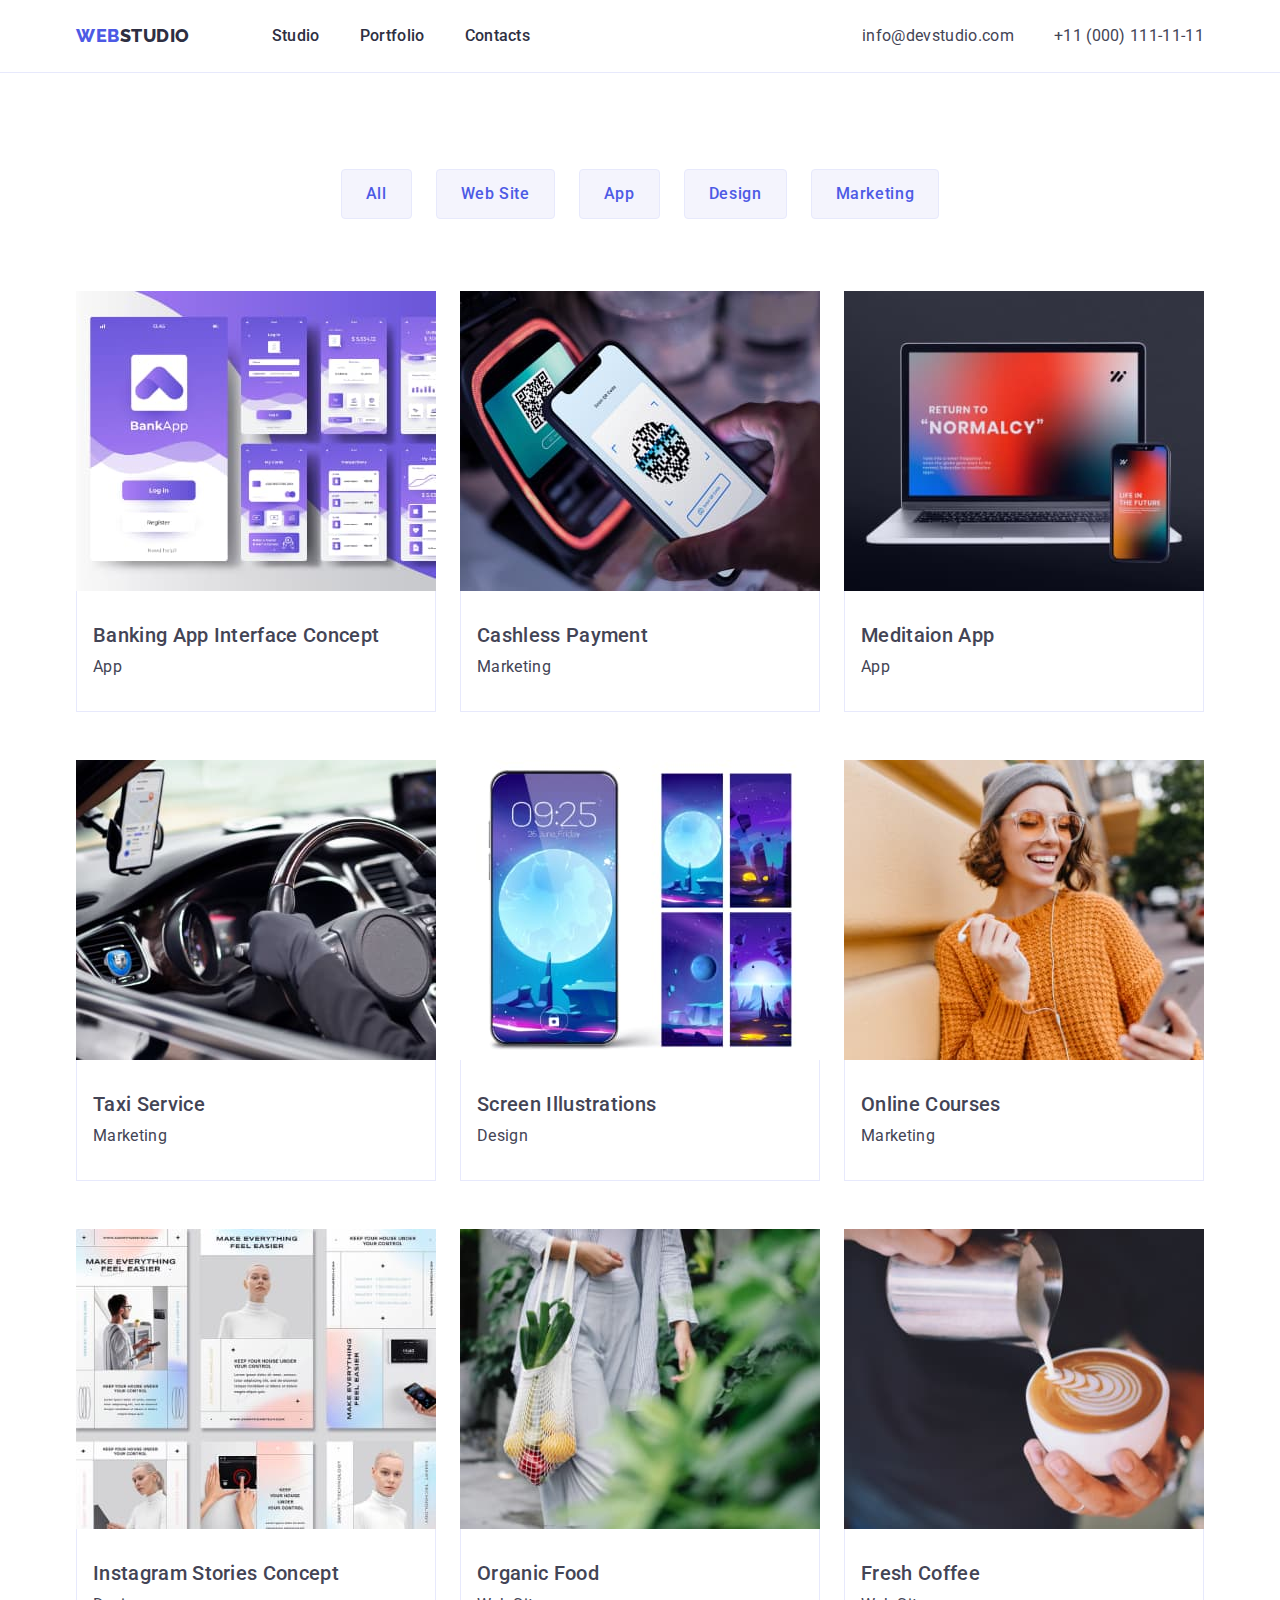
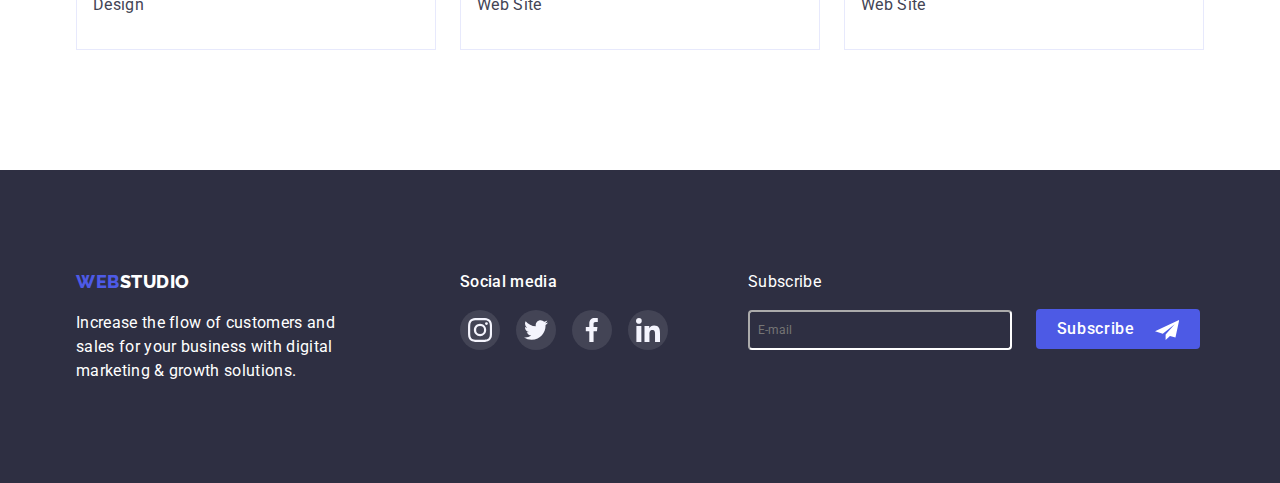
<file: portfolio.html>
<!DOCTYPE html>
<html lang="en">
  <head>
    <meta charset="UTF-8" />
    <meta http-equiv="X-UA-Compatible" content="IE=edge" />
    <meta name="viewport" content="width=device-width, initial-scale=1.0" />
    <title>Portfolio</title>
    <link
      href="https://fonts.googleapis.com/css2?family=Raleway:wght@800&family=Roboto+Condensed&family=Roboto:wght@400;500;700&display=swap"
      rel="stylesheet"
    />
    <link
      rel="stylesheet"
      href="https://cdnjs.cloudflare.com/ajax/libs/modern-normalize/1.1.0/modern-normalize.min.css"
    />
    <link rel="stylesheet" href="./css/style.css" />
    <link rel="stylesheet" href="./css/tablet.css" />
    <link rel="stylesheet" href="./css/mobile.css" />
     <link rel="stylesheet" href="./css/desktop.css" />
  </head>
  <body>
    <header class="page-hader">
      <!--navigation-->
      <div class="container">
        <div class="header-section">
          <a href="./index.html" class="logo"
            ><span class="logo-part">Web</span>Studio</a
          >
          <button
            data-menu-button
            type="button"
            class="burger-btn js-open-menu"
          >
            <svg class="burger" aria-label="mobile menu button">
              <use
                class="icon-menu"
                href="./images/form-icon/symbol-defs.svg#icon-burger"
              ></use>
              <use
                class="icon-cross"
                href="./images/social_links/symbol-defs.svg#icon-close-icon"
              ></use>
            </svg>
          </button>
          <div class="container-menu js-menu-container">
            <div class="container-nav">
              <button class="close-mobile-menu js-close-menu" type="button">
                <svg class="close-icon">
                  <use
                    href="./images/social_links/symbol-defs.svg#icon-close-icon"
                  ></use>
                </svg>
              </button>
              <nav class="nav-block">
                <ul class="navbar">
                  <li class="navbar-list item list">
                    <a href="./index.html" class="navbar-link "
                      >Studio</a
                    >
                  </li>
                  <li class="navbar-list item list">
                    <a href="./portfolio.html" class="navbar-link" current>Portfolio</a>
                  </li>
                  <li class="navbar-list item list">
                    <a href="#" class="navbar-link">Contacts</a>
                  </li>
                </ul>
              </nav>
            </div>
            <div class="container-address">
              <address class="address">
                <ul class="address-block">
                  <li class="contacts-list item list">
                    <a href="mailto:info@devstudio.com" class="contacts-mail"
                      >info@devstudio.com</a
                    >
                  </li>
                  <li class="contacts-list item list">
                    <a href="tel:+110001111111" class="contacts-tel"
                      >+11 (000) 111-11-11</a
                    >
                  </li>
                </ul>
              </address>
            </div>
            <div class="mobil-menu-link">
              <ul class="personal-links list">
                <li class="personal-item">
                  <a href="#" class="personal-link">
                    <svg class="personal_media-icon">
                      <use
                        href="./images/social_links/symbol-defs.svg#icon-instagram"
                      ></use>
                    </svg>
                  </a>
                </li>
                <li class="personal-item">
                  <a href="#" class="personal-link">
                    <svg class="personal_media-icon">
                      <use
                        href="./images/social_links/symbol-defs.svg#icon-twitter"
                      ></use>
                    </svg>
                  </a>
                </li>
                <li class="personal-item">
                  <a href="#" class="personal-link">
                    <svg class="personal_media-icon">
                      <use
                        href="./images/social_links/symbol-defs.svg#icon-facebook"
                      ></use>
                    </svg>
                  </a>
                </li>
                <li class="personal-item">
                  <a href="#" class="personal-link">
                    <svg class="personal_media-icon">
                      <use
                        href="./images/social_links/symbol-defs.svg#icon-linkedin"
                      ></use>
                    </svg>
                  </a>
                </li>
              </ul>
            </div>
          </div>
        </div>
      </div>
    </header>

    <!--portfolio-->
    <section class="portfolio">
      <div class="container">
        <h1 class="visually-hidden">buttons block</h1>
        <ul class="buttons-list list">
          <li class="button-filter">
            <button type="button" class="button-item">All</button>
          </li>

          <li class="button-filter">
            <button type="button" class="button-item">Web Site</button>
          </li>

          <li class="button-filter">
            <button type="button" class="button-item">App</button>
          </li>

          <li class="button-filter">
            <button type="button" class="button-item">Design</button>
          </li>

          <li class="button-filter">
            <button type="button" class="button-item">Marketing</button>
          </li>
        </ul>
      </div>
      <div class="container">
        <div class="porfolio-card">
          <ul class="portfolio-block">
            <li class="portfolio-list item list">
              <a href="#" class="portfilio_link">
                <div class="portfolio_thumb">
                  <img
                    srcset="
                      ./images/images/mobile/portfolio/portfolio1.jpg     1x,
                      ./images/images/mobile/portfolio/portfolio-1@2x.jpg 2x
                    "
                    src="./images/images/mobile/portfolio/portfolio1.jpg"
                    alt="example mobile banking app"
                  />

                  <div class="portfolio_overlay">
                    <p>
                      Lorem ipsum dolor sit amet consectetur adipisicing elit.
                      Laborum cupiditate at a fugiat beatae! Rem dolorum nostrum
                      eaque consequatur, odio debitis velit consequuntur
                      aliquam, delectus reprehenderit laboriosam numquam
                      deserunt quas!
                    </p>
                  </div>
                </div>
                <div class="portfolio-content">
                  <h2 class="portfolio-title title">
                    Banking App Interface Concept
                  </h2>
                  <p class="portfolio-text">App</p>
                </div>
              </a>
            </li>

            <li class="portfolio-list item list">
              <a href="#" class="portfilio_link">
                <div class="portfolio_thumb">
                  <img
                    srcset="
                      ./images/images/mobile/portfolio/portfolio2.jpg            1x,
                      ./images/images/mobile/portfolio/portfolio-mobile-2@2x.jpg 2x
                    "
                    src="./images/images/mobile/portfolio/portfolio2.jpg"
                    alt="example cashless payment"
                  />
                  <div class="portfolio_overlay">
                    <p>
                      Lorem ipsum dolor sit amet consectetur adipisicing elit.
                      Laborum cupiditate at a fugiat beatae! Rem dolorum nostrum
                      eaque consequatur, odio debitis velit consequuntur
                      aliquam, delectus reprehenderit laboriosam numquam
                      deserunt quas!
                    </p>
                  </div>
                </div>
                <div class="portfolio-content">
                  <h2 class="portfolio-title title">Cashless Payment</h2>
                  <p class="portfolio-text">Marketing</p>
                </div></a
              >
            </li>
            <li class="portfolio-list item list">
              <a href="#" class="portfilio_link">
                <div class="portfolio_thumb">
                  <img
                    srcset="
                      ./images/images/mobile/portfolio/portfolio3.jpg            1x,
                      ./images/images/mobile/portfolio/portfolio-mobile-3@2x.jpg 2x
                    "
                    src="./images/images/mobile/portfolio/portfolio3.jpg"
                    alt="example maditation app on lap top"
                  />
                  <div class="portfolio_overlay">
                    <p>
                      Lorem ipsum dolor sit amet consectetur adipisicing elit.
                      Laborum cupiditate at a fugiat beatae! Rem dolorum nostrum
                      eaque consequatur, odio debitis velit consequuntur
                      aliquam, delectus reprehenderit laboriosam numquam
                      deserunt quas!
                    </p>
                  </div>
                </div>
                <div class="portfolio-content">
                  <h2 class="portfolio-title title">Meditaion App</h2>
                  <p class="portfolio-text">App</p>
                </div></a
              >
            </li>
            <li class="portfolio-list item list">
              <a href="#" class="portfilio_link">
                <div class="portfolio_thumb">
                  <img
                    srcset="
                      ./images/images/mobile/portfolio/portfolio4.jpg            1x,
                      ./images/images/mobile/portfolio/portfolio-mobile-4@2x.jpg 2x
                    "
                    src="./images/images/mobile/portfolio/portfolio4.jpg"
                    alt="driver watching mobile taxi app"
                  />
                  <div class="portfolio_overlay">
                    <p>
                      Lorem ipsum dolor sit amet consectetur adipisicing elit.
                      Laborum cupiditate at a fugiat beatae! Rem dolorum nostrum
                      eaque consequatur, odio debitis velit consequuntur
                      aliquam, delectus reprehenderit laboriosam numquam
                      deserunt quas!
                    </p>
                  </div>
                </div>

                <div class="portfolio-content">
                  <h2 class="portfolio-title title">Taxi Service</h2>
                  <p class="portfolio-text">Marketing</p>
                </div></a
              >
            </li>
            <li class="portfolio-list item list">
              <a href="#" class="portfilio_link">
                <div class="portfolio_thumb">
                  <img
                    srcset="
                      ./images/images/mobile/portfolio/portfolio5.jpg            1x,
                      ./images/images/mobile/portfolio/portfolio-mobile-5@2x.jpg 2x
                    "
                    src="./images/images/mobile/portfolio/portfolio5.jpg"
                    alt="mobile phone screen with 4 kinds of pictures"
                  />
                  <div class="portfolio_overlay">
                    <p class="content-overlay">
                      Lorem ipsum dolor sit amet consectetur adipisicing elit.
                      Laborum cupiditate at a fugiat beatae! Rem dolorum nostrum
                      eaque consequatur, odio debitis velit consequuntur
                      aliquam, delectus reprehenderit laboriosam numquam
                      deserunt quas!
                    </p>
                  </div>
                </div>
                <div class="portfolio-content">
                  <h2 class="portfolio-title title">Screen Illustrations</h2>
                  <p class="portfolio-text">Design</p>
                </div></a
              >
            </li>

            <li class="portfolio-list item list">
              <a href="#" class="portfilio_link">
                <div class="portfolio_thumb">
                  <img
                    srcset="
                      ./images/images/mobile/portfolio/portfolio6.jpg            1x,
                      ./images/images/mobile/portfolio/portfolio-mobile-6@2x.jpg 2x
                    "
                    src="./images/images/mobile/portfolio/portfolio6.jpg"
                    alt="red hair girl watching phone and smile"
                  />
                  <div class="portfolio_overlay">
                    <p>
                      Lorem ipsum dolor sit amet consectetur adipisicing elit.
                      Laborum cupiditate at a fugiat beatae! Rem dolorum nostrum
                      eaque consequatur, odio debitis velit consequuntur
                      aliquam, delectus reprehenderit laboriosam numquam
                      deserunt quas!
                    </p>
                  </div>
                </div>
                <div class="portfolio-content">
                  <h2 class="portfolio-title title">Online Courses</h2>
                  <p class="portfolio-text">Marketing</p>
                </div></a
              >
            </li>
            <li class="portfolio-list item list">
              <a href="#" class="portfilio_link">
                <div class="portfolio_thumb">
                  <img
                    srcset="
                      ./images/images/mobile/portfolio/portfolio7.jpg            1x,
                      ./images/images/mobile/portfolio/portfolio-mobile-7@2x.jpg 2x
                    "
                    src="./images/images/mobile/portfolio/portfolio7.jpg"
                    alt="collage different instagram pages style"
                  />
                  <div class="portfolio_overlay">
                    <p>
                      Lorem ipsum dolor sit amet consectetur adipisicing elit.
                      Laborum cupiditate at a fugiat beatae! Rem dolorum nostrum
                      eaque consequatur, odio debitis velit consequuntur
                      aliquam, delectus reprehenderit laboriosam numquam
                      deserunt quas!
                    </p>
                  </div>
                </div>
                <div class="portfolio-content">
                  <h2 class="portfolio-title title">
                    Instagram Stories Concept
                  </h2>
                  <p class="portfolio-text">Design</p>
                </div></a
              >
            </li>
            <li class="portfolio-list item list">
              <a href="#" class="portfilio_link">
                <div class="portfolio_thumb">
                  <img
                    srcset="
                      ./images/images/mobile/portfolio/portfolio8.jpg            1x,
                      ./images/images/mobile/portfolio/portfolio-mobile-8@2x.jpg 2x
                    "
                    src="./images/images/mobile/portfolio/portfolio8.jpg"
                    alt="a woman carries fresh vegetables"
                  />
                  <div class="portfolio_overlay">
                    <p>
                      Lorem ipsum dolor sit amet consectetur adipisicing elit.
                      Laborum cupiditate at a fugiat beatae! Rem dolorum nostrum
                      eaque consequatur, odio debitis velit consequuntur
                      aliquam, delectus reprehenderit laboriosam numquam
                      deserunt quas!
                    </p>
                  </div>
                </div>
                <div class="portfolio-content">
                  <h2 class="portfolio-title title">Organic Food</h2>
                  <p class="portfolio-text">Web Site</p>
                </div></a
              >
            </li>
            <li class="portfolio-list item list">
              <a href="#" class="portfilio_link">
                <div class="portfolio_thumb">
                  <img
                    srcset="
                      ./images/images/mobile/portfolio/portfolio9.jpg            1x,
                      ./images/images/mobile/portfolio/portfolio-mobile-9@2x.jpg 2x
                    "
                    src="./images/images/mobile/portfolio/portfolio9.jpg"
                    alt="barista pours coffee into a cup"
                  />
                  <div class="portfolio_overlay">
                    <p>
                      Lorem ipsum dolor sit amet consectetur adipisicing elit.
                      Laborum cupiditate at a fugiat beatae! Rem dolorum nostrum
                      eaque consequatur, odio debitis velit consequuntur
                      aliquam, delectus reprehenderit laboriosam numquam
                      deserunt quas!
                    </p>
                  </div>
                </div>
                <div class="portfolio-content">
                  <h2 class="portfolio-title title">Fresh Coffee</h2>
                  <p class="portfolio-text">Web Site</p>
                </div></a
              >
            </li>
          </ul>
        </div>
      </div>
    </section>

    <!--footer-->
    <footer class="footer">
      <div class="container">
        <div class="footer-block">
          <div class="footer-logo">
            <a href="./index.html" class="logo"
              ><span class="logo-part">Web</span
              ><span class="logo-second">Studio</span></a
            >
            <div class="footer-text">
              <p>
                Increase the flow of customers and sales for your business with
                digital marketing & growth solutions.
              </p>
            </div>
          </div>

          <div class="social-links">
            <h3 class="socialmedia-title">Social media</h3>
            <ul class="socialmedia-list list">
              <li class="socialmedia-item">
                <a href="#" class="socialmedia-link">
                  <svg class="socialmedia-icon">
                    <use
                      href="./images/social_links/symbol-defs.svg#icon-instagram"
                    ></use>
                  </svg>
                </a>
              </li>
              <li class="socialmedia-item">
                <a href="#" class="socialmedia-link">
                  <svg class="socialmedia-icon">
                    <use
                      href="./images/social_links/symbol-defs.svg#icon-twitter"
                    ></use>
                  </svg>
                </a>
              </li>
              <li class="socialmedia-item">
                <a href="#" class="socialmedia-link">
                  <svg class="socialmedia-icon">
                    <use
                      href="./images/social_links/symbol-defs.svg#icon-facebook"
                    ></use>
                  </svg>
                </a>
              </li>
              <li class="socialmedia-item">
                <a href="#" class="socialmedia-link">
                  <svg class="socialmedia-icon">
                    <use
                      href="./images/social_links/symbol-defs.svg#icon-linkedin"
                    ></use>
                  </svg>
                </a>
              </li>
            </ul>
          </div>
          <form class="form-footer">
            <label for="email"> Subscribe </label>
            <div class="form-field">
              <input
                type="email"
                name="email"
                class="input-info"
                id="email"
                placeholder="E-mail"
              />
              <div class="subscribe-button">
                <button type="submit" class="subscribe-btn">
                  Subscribe
                  <svg class="form_send-icon">
                    <use
                      href="./images/form-icon/symbol-defs.svg#.form-field-icon-send"
                    ></use>
                  </svg>
                </button>
              </div>
            </div>
          </form>
        </div>
      </div>
    </footer>
    <script src="./js/mobile.js"></script>
  </body>
</html>
</file>
<file: css/style.css>
/* ----------special properties-------*/
:root {
  --primery-text-color: #434455;
  --title-text-color: #2e2f42;
  --accent-color: #4d5ae5;
  --accent-color-hover: #404bbf;
  --primary-bg-color: #ffffff;
  --secodary-text-color: #ffffff;
  --main-bcg-color: #f4f4fd;
  --button-main-color: #f4f4fd;
  --button-border-color: #e7e9fc;
  --form-color: rgba(142, 143, 153, 1);
  --form-color-focus: rgba(77, 90, 229, 1);
  --main-small-space: 24px;
  --main-large-spase: 120px;
}
.visually-hidden {
  position: absolute;
  width: 1px;
  height: 1px;
  margin: -1px;
  border: 0;
  padding: 0;

  white-space: nowrap;
  clip-path: inset(100%);
  clip: rect(0 0 0 0);
  overflow: hidden;
}

/*------------global-----------------*/

body {
  color: var(--primery-text-color);
  font-family: "Roboto", sans-serif;
  font-size: 16px;
  line-height: 1.5;
  letter-spacing: 0.02em;
  margin: 0px;
}

.list {
  list-style: none;
}

.title {
  font-size: 20px;
  font-weight: 500;
  line-height: 1.2;
}

h1,
h2,
h3,
ul,
p {
  padding: 0;
  margin: 0;
}

/* .container {
  width: 100%;
  margin-right: auto;
  margin-left: auto;
} */
img {
  display: block;
  max-width: 100%;
  height: auto;
}
a {
  text-decoration: none;
  font-style: normal;
}

/*---header----*/
.page-hader {
  border-bottom: 1px solid var(--button-border-color);
}
.header-section {
  display: flex;
}

/*-------------block nav-----------*/
.burger-btn {
  border: 1px solid rgba(231, 233, 252, 1);
  border-radius: 50%;
  background-color: transparent;
  padding: 0;
}
.burger:hover {
  fill: var(--accent-color-hover);
}
.burger {
  display: block;
  fill: rgba(46, 47, 66, 1);
  background-color: rgba(255, 255, 255, 1);
  width: 30px;
  height: 20px;
}
.icon-cross {
  max-width: 8px;
  max-height: 8px;
}
/*-------------logo----------------*/
.logo {
  color: var(--title-text-color);
  font-family: Raleway;
  font-weight: 800;
  font-size: 18px;
  line-height: 1.33;
  letter-spacing: 0.03em;
  text-transform: uppercase;
}
.logo-part {
  color: var(--accent-color);
}
.logo-second {
  color: var(--secodary-text-color);
}

.nav-block {
  display: flex;
}

.navbar {
  display: flex;
  margin-left: 76px;
  gap: 40px;
}

.navbar-link {
  display: flex;
  font-size: 16px;
  font-weight: 500;
  position: relative;
  color: var(--title-text-color);
  transition: 0.25s linear;
}

.navbar-link:hover,
.navbar-link:focus {
  color: var(--accent-color-hover);
}

.navbar-list {
  position: relative;
  transition: 0.25s linear;
}
.current::after {
  content: "";
  position: absolute;
  display: block;
  top: 45px;
  left: 0px;

  width: 100%;
  height: 4px;
  background-color: var(--accent-color-hover);

  border-radius: 2px;
}

/*-----------address block----------*/
.address {
  margin-left: auto;
}
.address-block {
  display: flex;
  gap: 40px;
}

.contacts-mail,
.contacts-tel {
  text-decoration: none;
  color: var(--primery-text-color);
  font-size: 16px;
}

.contacts-mail:hover,
.contacts-mail:focus {
  color: var(--accent-color-hover);
}
.contacts-tel:hover,
.contacts-tel:focus {
  color: var(--accent-color-hover);
}

/*-------------block nav-----------*/

/*------------------hero block--------*/
.hero-page {
  color: var(--secodary-text-color);
  max-width: 1440px;

  margin-bottom: var(--main-large-spase);
  margin-left: auto;
  margin-right: auto;
  padding-top: 188px;
  padding-bottom: 188px;
  text-align: center;
  content: "";

  background-color: var(--primery-text-color);
  background-image: linear-gradient(
      rgba(46, 47, 66, 0.7),
      rgba(46, 47, 66, 0.7)
    ),
    url(../images/background/people-office\ 1.jpg);

  background-repeat: no-repeat;
  background-position: center center;
  background-size: cover;
}

.hero-title {
  font-weight: 700;
  font-size: 56px;
  line-height: 1.1;
  letter-spacing: 0.02em;
  margin-bottom: 48px;
}

.hero-btn {
  display: block;
  border-radius: 4px;
  min-width: 169px;
  padding: 16px 32px;
  margin: 0 auto;
  border: none;

  color: var(--secodary-text-color);
  background-color: var(--accent-color);
  font-weight: 500;
  letter-spacing: 0.04em;
  line-height: 1.5;
  cursor: pointer;
  transition: 250ms linear;
}

.hero-btn:hover,
.hero-btn:focus {
  background-color: var(--accent-color-hover);
}
.backdrop {
  position: fixed;
  top: 0;
  left: 0;
  width: 100%;
  height: 100%;

  background-color: rgba(46, 47, 66, 0.4);
  transition: opacity 250ms linear, visibility 250ms linear;
}
.is-hidden {
  visibility: hidden;
  pointer-events: none;
}
.backdrop.is-hidden {
  opacity: 0;
  pointer-events: none;
}
.modal {
  position: absolute;
  display: inline-block;
  align-items: center;
  top: 50%;
  left: 50%;

  width: 408px;
  height: 584px;

  padding: 24px;

  background-color: #fcfcfc;
  border-radius: 4px;
  box-shadow: 0px 1px 1px rgba(0, 0, 0, 0.14), 0px 1px 3px rgba(0, 0, 0, 0.12),
    0px 2px 1px rgba(0, 0, 0, 0.2);

  transform: translate(-50%, -50%) scale(1);
  transition: 0.25s linear;
}
.backdrop.is-hidden .modal {
  transform: translate(-50%, -50%) scale(0);
}

.close-hero_modal {
  display: block;
  margin-left: auto;
  padding: 8px;
  margin-bottom: 24px;

  width: 24px;
  height: 24px;
  border-radius: 50%;
  border: 1px solid rgba(0, 0, 0, 0.1);
  background-color: rgba(231, 233, 252, 1);
  cursor: pointer;
  transition: 0.25s linear;
}
.close-hero_modal:hover,
.close-hero_modal:focus {
  background-color: var(--accent-color-hover);
}

.close-icon {
  display: block;
  margin: auto;
  width: 100%;
  height: 100%;

  fill: #000000;
}
.close-icon:hover,
.close-icon:focus {
  fill: var(--primary-bg-color);
}

/*-----------modal form----------*/
.form {
  margin: 0;
  padding: 0;
}

.form-title {
  color: var(--title-text-color);
  font-size: 16px;
  margin-bottom: 14px;
}
.form-group {
  position: relative;
  display: flex;
  flex-direction: column;

  font-size: 12px;
  text-align: left;
  margin-bottom: 8px;
}
.form-group input {
  height: 40px;
}
.form-group:nth-child(4n) {
  margin-bottom: 16px;
}
.form-group:nth-child(5n) {
  margin-bottom: 24px;
}

.form-input {
  position: relative;
}

.input-icon {
  display: inline;
  position: absolute;
  top: 14px;
  left: 19px;
  width: 12px;
  height: 12px;
  fill: rgba(46, 47, 66, 1);
}

.form-group label {
  color: var(--form-color);
}

.form-group .formfield-input {
  width: 100%;
  padding: 11px 38px;
  border: 1px solid rgba(46, 47, 66, 0.3);
  border-radius: 4px;
  outline: none;
}
.formfield-input:focus {
  border-color: var(--form-color-focus);
}
input:focus + .input-icon {
  border-color: var(--form-color-focus);
  fill: var(--form-color-focus);
}
.comments {
  width: 100%;
  height: 120px;
  padding: 8px 16px;
  resize: none;
  border-radius: 4px;
  border: 1px solid rgba(46, 47, 66, 0.3);
  outline: none;
}

.comments:focus {
  border-color: var(--accent-color-hover);
}

.checkbox {
  appearance: none;
  position: absolute;
}

.checkbox-label::before {
  position: absolute;
  content: "";
  width: 16px;
  height: 16px;
  border: 1px solid rgba(46, 47, 66, 1);
  border-radius: 4px;
}
.checkbox:checked + .checkbox-label::before {
  border-color: rgba(64, 75, 191, 1);
  background-color: rgba(64, 75, 191, 1);
  transition: 0.25s linear;
}

.checkmark-icon {
  position: absolute;
  fill: transparent;
  width: 10px;
  height: 8px;
  top: 45%;
  left: 3px;
  transform: translateY(-45%);
}
.checkmark-icon:focus {
  fill: var(--primary-bg-color);
}
.checkbox:checked + .checkbox-label .checkmark-icon {
  fill: var(--secodary-text-color);
  transition: 0.25s linear;
}

.policy-accept {
  margin-bottom: 24px;
}

.policy-accept {
  margin-left: 24px;
}
.policy-link {
  color: var(--accent-color);
  text-decoration: underline;
}
.formfield-coment .comments::placeholder {
  color: var(--form-color);
}

.modal-form-btn {
  display: block;
  border-radius: 4px;
  min-width: 169px;
  padding: 16px 32px;
  margin: 0 auto;
  border: none;

  color: var(--secodary-text-color);
  background-color: var(--accent-color);
  font-weight: 500;
  letter-spacing: 0.04em;
  line-height: 1.5;
  cursor: pointer;
  transition: 0.25s linear;
  box-shadow: 0px 4px 4px rgba(0, 0, 0, 0.15);
}
.modal-form-btn:hover,
.modal-form-btn:focus {
  background-color: var(--accent-color-hover);
  transition: 0.25s linear;
}
/*------------------features-------------*/
.features-block {
  margin-bottom: var(--main-large-spase);
}

.features {
  display: flex;
  gap: var(--main-small-space);
  justify-content: center;
}

.features-title {
  margin-bottom: 8px;
}

.features-text {
  max-width: 100%;
  text-align: left;
}
.features-list::before {
  content: "";
  display: block;
  height: 112px;
  background-repeat: no-repeat;
  background-position: center;
  background-color: var(--button-main-color);
  padding: 24px 100px;
  margin-bottom: 8px;
}
.strategy::before {
  background-image: url(../images/background/antenna.svg);
}

.punctuality::before {
  background-image: url(../images/background/clock.svg);
}

.diligence::before {
  background-image: url(../images/background/diagram.svg);
}
.technologies::before {
  background-image: url(../images/background/astronaut.svg);
}
/*------------------competence------------*/
.work-section {
  margin-bottom: var(--main-large-spase);
}
.work-title {
  color: var(--title-text-color);
  font-size: 36px;
  font-weight: 700;
  line-height: 1.1;
  letter-spacing: 0.02em;
  margin-bottom: 72px;
  text-align: center;
}
.work-list {
  margin-left: var(--main-small-space);
}
.work-list:first-child {
  margin-left: 0;
}
.work_image-set {
  display: flex;
  flex-basis: calc(100% / 3);
  margin: 0;
}


/*---------------------team---------------*/

.team {
  align-content: center;
  margin-right: auto;
  margin-left: auto;
  padding-top: var(--main-large-spase);
  padding-bottom: var(--main-large-spase);
}

.team-title {
  color: var(--title-text-color);
  font-size: 36px;
  font-weight: 700;
  line-height: 1.1;
  letter-spacing: 0.02em;
  text-align: center;
  margin-bottom: 72px;
}
.team-list {
  display: flex;
  gap: var(--main-small-space);
}
.team-block {
  background-color: var(--primary-bg-color);
  box-shadow: 0px 1px 6px rgba(46, 47, 66, 0.08),
    0px 1px 1px rgba(46, 47, 66, 0.16), 0px 2px 1px rgba(46, 47, 66, 0.08);
}
.team-content {
  padding: 32px 16px;
  text-align: center;
  border-radius: 0px 0px 4px 4px;
}

.team-member {
  color: var(--title-text-color);
  margin-bottom: 8px;
}
.team-image {
  background-color: var(--primary-bg-color);
}
.team-person {
  margin-bottom: 8px;
}
.personal-links {
  display: flex;
  justify-content: space-between;
  gap: 24px;
  padding: 0;
}

.personal-item {
  width: 40px;
  height: 40px;
}
.personal-link {
  display: flex;
  justify-content: center;
  align-items: center;
  width: 100%;
  height: 100%;
  border-radius: 50%;
  background-color: var(--accent-color);
  transition: 0.25s linear;
}
.personal-link:hover {
  background-color: var(--accent-color-hover);
}
.personal_media-icon {
  width: 16px;
  height: 16px;
}

/*-------customers---------*/
.customer-block {
  padding-top: 130px;
  padding-bottom: 130px;
  margin-right: auto;
  margin-left: auto;
  background-color: var(--primary-bg-color);
}
.customer-title {
  color: var(--title-text-color);
  font-weight: 700;
  font-size: 36px;
  line-height: 1.1;
  text-align: center;
  margin-bottom: 72px;
}

.customer-list {
  display: flex;
  justify-content: center;
  gap: 24px;
}
.customer-link {
  display: block;
}

.brand-list {
  display: flex;
  align-items: center;
  justify-content: center;
}

.brand-link {
  display: block;
  padding: 16px 32px;
  width: 168px;
  height: 88px;
  fill: #8e8f99;
  border: 1px solid #8e8f99;
  border-radius: 4px;
  transition: 0.25s linear;
}
.brand-link:hover,
.brand-link:focus {
  fill: var(--accent-color-hover);
  border-color: var(--accent-color-hover);
}

/*-------------------footer----------------*/
.footer {
  color: var(--secodary-text-color);
  background-color: #2e2f42;
  margin-right: auto;
  margin-left: auto;
  padding: 100px 0 100px 0;
}

.footer-block {
  display: flex;
}
.footer-text {
  margin-top: 16px;
}
.footer-logo {
  display: block;
  width: 264px;
}
.footer-logo > .logo {
  margin-bottom: 16px;
}

/*----social links---*/
.socialmedia-title {
  font-size: 16px;
  font-weight: 500;
  margin-bottom: 16px;
}
.social-links {
  margin-left: 120px;
  margin-right: 0;
}

.socialmedia-list {
  display: flex;
  justify-content: center;
  gap: 16px;
}
.socialmedia-item {
  width: 40px;
  height: 40px;
}

.socialmedia-link {
  display: flex;
  justify-content: center;
  align-items: center;
  width: 100%;
  height: 100%;
  border-radius: 50%;
  background-color: var(--primery-text-color);
  transition: 0.25s linear;
}
.socialmedia-link:is(:hover, :focus) {
  background-color: #31d0aa;
}
.socialmedia-icon {
  width: 24px;
  height: 24px;
}
.form-footer {
  display: flex;
  flex-direction: column;
  margin-left: 80px;
}
.form-field {
  display: flex;
  align-items: baseline;
  gap: 24px;
}
.label {
  display: inline-block;
  margin-bottom: 16px;
}

.input-info {
  font-size: 12px;
  padding: 8px 8px;
  width: 264px;
  height: 40px;
  border-color: #ffffff;
  border-radius: 4px;
  background-color: #2e2f42;
  margin-top: 16px;
  color: var(--secodary-text-color);
}

.subscribe-btn {
  display: block;
  border-radius: 4px;
  padding: 8px;
  min-width: 164px;
  max-height: 40px;

  border: none;
  color: var(--secodary-text-color);
  background-color: var(--accent-color);
  font-weight: 500;
  font-size: 16px;
  letter-spacing: 0.04em;
  line-height: 1.5;
  cursor: pointer;
  transition: 250ms linear;
}
.subscribe-btn:is(:hover, :focus) {
  background-color: var(--accent-color-hover);
}
.form_send-icon {
  display: inline-block;
  vertical-align: middle;
  margin-left: 16px;
  width: 24px;
  height: 24px;
}

/*-------------<page portfolio>------------*/

/*----------------buttons------------------*/
.buttons-list {
  display: flex;
  justify-content: center;

  padding-top: 96px;
  margin-bottom: 72px;
  gap: var(--main-small-space);
  transition: transform 250ms ease, opacity 1s ease;
}
.button-item {
  border: 1px solid var(--button-border-color);
  background-color: var(--button-main-color);
  color: var(--accent-color);
  padding: 12px 24px;
  border-radius: 4px;
  border-width: 1px;

  font-weight: 500;
  line-height: 1.5;
  text-align: center;
  letter-spacing: 0.04em;
  transition: 250ms linear, opacity 3s linear;
}
.button-item:hover,
.button-item:focus {
  border-color: var(--button-border-color);
  background-color: var(--accent-color-hover);
  color: var(--secodary-text-color);
  border-color: var(--accent-color-hover);
  transition: transform 250ms ease, opacity 1s ease;
}
.button-filter:hover {
  box-shadow: 0px 3px 1px rgba(0, 0, 0, 0.1), 0px 2px 1px rgba(0, 0, 0, 0.08),
    0px 2px 2px rgba(0, 0, 0, 0.12);
  border-radius: 4px;
}

/*-------------portfolio----------------*/
.portfolio {
  margin-bottom: 120px;
}

.portfolio-block {
  padding: 0;
  margin: 0;
  display: flex;
  flex-wrap: wrap;
}
.portfolio-block .list {
  margin-top: 48px;
  margin-right: var(--main-small-space);
}
.portfolio-block .list:nth-child(-n + 3) {
  margin-top: 0;
}
.portfolio-block .list:nth-child(3n) {
  margin-right: 0px;
}
.portfolio-list:hover {
  box-shadow: 0px 1px 6px rgba(46, 47, 66, 0.08),
    0px 1px 1px rgba(46, 47, 66, 0.16), 0px 2px 1px rgba(46, 47, 66, 0.08);
}

.portfolio-list {
  position: relative;
}
.portfolio-content {
  color: var(--primery-text-color);
  text-decoration: none;
  padding-top: 32px;
  padding-left: 16px;
  padding-bottom: 32px;
  text-align: left;
  border: 1px solid var(--button-border-color);
  border-top: none;
}
.portfolio-content:hover {
  border-color: var(--button-main-color);
}
.portfolio-title {
  margin-bottom: 8px;
}

.portfolio-text {
  font-size: 16px;
  font-weight: 400;
}

/*------------*/
.portfolio_thumb {
  position: relative;
  overflow: hidden;
}

.portfolio_overlay {
  display: inline-block;
  position: absolute;
  opacity: 0;

  top: 0;
  left: 0;
  width: 100%;
  height: 100%;
  background-color: var(--accent-color-hover);

  transform: translateY(100%);
  transition: transform 250ms ease, opacity 1s ease;
  padding: 40px 32px;
  color: var(--secodary-text-color);
}
.portfilio_link:is(:hover, :focus) .portfolio_overlay {
  transform: translateY(0);
  opacity: 1;
}
</file>
<file: css/tablet.css>
@media screen and (min-width: 768px) {
  .container {
    max-width: 768px;
  }
  .logo {
    padding-top: 24px;
    padding-bottom: 24px;
  }
  .container-nav {
    display: block;
  }
  .container-menu {
    display: flex;
    vertical-align: middle;
    margin-left: 120px;
    justify-content: center;
  }
  .nav-block {
    padding-top: 24px;
    padding-bottom: 24px;
  }

  .page-header {
    display: block;
  }
  .burger-btn {
    display: none;
  }
  .navbar-link:hover,
  .navbar-link:focus {
    color: var(--accent-color-hover);
  }

  .navbar-list {
    position: relative;
    transition: 0.25s linear;
  }
  .current::after {
    display: block;
    top: 53px;
  }
  .navbar-link:hover,
  .navbar-link:focus {
    color: var(--accent-color-hover);
  }
  .close-mobile-menu {
    display: none;
  }
  .mobile-menu {
    display: none;
  }
  .mobil-menu-link {
    display: none;
  }
  .navbar {
    display: flex;
    margin-left: 0;
    gap: 40px;
  }

  .features {
    display: flex;
    flex-direction: row;
    flex-wrap: wrap;
    justify-content: space-between;
    padding: 0;
    margin: 0;
    row-gap: 72px;
    column-gap: 24px;
    padding-bottom: 96px;
  }

  .team-list {
    display: flex;
    padding: 0;
    margin: 0;
    flex-wrap: wrap;
    row-gap: 64px;
    column-gap: 24px;
    padding-bottom: 96px;
    justify-content: center;
  }
  .customer-list {
    display: flex;
    padding: 0;
    margin: 0;
    flex-wrap: wrap;
    row-gap: 72px;
    column-gap: 24px;
  }
}

@media screen and (max-width: 768px) {
  .modal {
    width: 408px;
  }
  .backdrop.is-hidden .modal {
    transform: translate(-50%, -50%) scale(0);
  }
}
@media screen and (min-width: 768px) and (max-width: 1200px) {
  .address-block {
    display: flex;
    flex-direction: column;
    gap: 12px;
    padding-top: 10px;
    padding-bottom: 10px;
    margin-left: 120px;
  }
  .features-list::before {
    display: none;
  }
  .features-text {
    width: 356px;
  }

  .contacts-mail,
  .contacts-tel {
    font-size: 12px;
  }
  .footer {
    display: block;
    padding: 0;
    margin: 0;
  }
  .footer-block {
    display: inline-block;
    padding-top: 96px;
    padding-bottom: 96px;
    padding-left: 93px;

    vertical-align: middle;
  }
  .footer-logo {
    display: inline-block;
    max-width: 264px;
    margin-bottom: 72px;
    margin-right: 24px;
  }
  .footer-logo > .logo {
    padding: 0;
    margin-bottom: 16px;
  }

  .social-links {
    display: inline-block;
    margin-left: 0;
  }
  .form-footer {
    display: flex;
    flex-direction: column;
    margin-left: 0;
  }
}

@media screen and (min-device--pixel-ratio: 2) and (min-width: 767px),
  screen and (min-resolution: 192dpi) and (min-width: 767px),
  screen and (min-resolution: 2dppx) and (min-width: 767px) {
  .hero-page {
    background-image: linear-gradient(
        rgba(46, 47, 66, 0.7),
        rgba(46, 47, 66, 0.7)
      ),
      url(../images/images/tablet/bg/hero-tablet@2x-min.jpg);
  }
}
</file>
<file: css/mobile.css>
@media screen and (min-width: 480px) {
  .container {
    max-width: 428px;
    padding-left: 15px;
    padding-right: 15px;
    margin-left: auto;
    margin-right: auto;
  }
  .container-menu {
    display: block;
  }

  .form {
    max-width: 392px;
    margin: 0;
    padding: 0;
  }

  .team-title {
    font-weight: 700;
  }
  .team-person {
    max-width: 100%;
  }

  .features-title {
    color: rgba(46, 47, 66, 1);
    font-weight: 700;
    font-size: 36px;
    text-align: center;
    margin-bottom: 8px;
  }

  .customer-block {
    padding-top: 96px;
    padding-bottom: 96px;
    margin-left: auto;
    margin-right: auto;

    background-color: var(--primary-bg-color);
  }

  .features-block {
    margin-bottom: 0;
  }
  .team {
    padding-top: 96px;
    padding-bottom: 0;
    background-color: rgba(244, 244, 253, 1);
  }
}
@media screen and (max-width: 768px) {
  .hero-page {
    padding: 112px 39px;
    margin-bottom: 0;
  }

  .modal {
    max-width: 392px;
  }
  .header-section {
    position: relative;
    padding: 24px 15px 24px 15px;
    display: flex;
    justify-content: space-between;
  }

  .team {
    padding-top: 96px;
    padding-bottom: 0;
    background-color: rgba(244, 244, 253, 1);
  }
  .team-list {
    display: flex;
    flex-direction: column;
    gap: 72px;
  }
  .container-team {
    padding: 0 82px 96px;
  }
  .team-image {
    width: 100%;
  }
  .personal-links {
    display: flex;
    max-width: 100%;
    justify-content: space-between;
    gap: unset;
  }

  .customer-block {
    padding-top: 96px;
    padding-bottom: 96px;
  }
  .customer-list {
    display: flex;
    padding: 0;
    margin: 0;
    flex-wrap: wrap;
    row-gap: 72px;
    column-gap: 16px;
  }

  .brand-link {
    width: 190px;
  }
  .brand-list {
    flex-basis: calc((100% - 16px) / 2);
  }

  .features {
    display: flex;
    flex-direction: column;
    gap: 72px;
    width: 100%;
    padding: 96px 15px;
  }

  .footer-block {
    width: 100%;
    display: block;
    padding-left: 15px;
    padding-right: 15px;

    margin-bottom: 0;
  }
  .features-title {
    color: rgba(46, 47, 66, 1);
    font-weight: 700;
    font-size: 36px;
    text-align: center;
    margin-bottom: 8px;
  }

  .footer {
    display: block;
    text-align: center;
    padding: 96px 80px;
  }
  .form-footer {
    display: block;
    margin-left: 0;
  }

  .footer-logo {
    width: 100%;
    margin-bottom: 72px;
  }
  .footer-text {
    width: 100%;
    text-align: left;
  }

  .social-links {
    margin-left: 0;
    margin-bottom: 72px;
  }

  .label {
    display: block;
    width: 100%;
  }
  .input-info {
    display: block;
    margin: 0 auto;
    margin-bottom: 16px;
    margin-top: 16px;
    max-width: 100%;
  }
  .form-field {
    display: block;
    text-align: center;
  }
  .form-footer {
    max-width: 100%;
    margin-right: 0 auto;
  }
  .subscribe-btn {
    margin: 0 auto;
    max-width: 100%;
  }
  /* BURGER  */

  .burger:hover {
    fill: var(--accent-color-hover);
  }
  .burger-btn .icon-cross {
    display: none;
  }
  .burger-btn.is-open .icon-cross {
    display: block;
  }
  .burger-btn.is-open .icon-menu {
    display: none;
  }

  .container-menu {
    display: none;
    position: absolute;

    top: 0;
    left: 0;
    padding: 24px 24px 35px 40px;
    width: 100hv;
    height: 100vh;
    background-color: var(--primary-bg-color);
    z-index: 1;
    overflow: scroll;
  }

  .container-menu.is-open {
    display: flex;
    flex-direction: column;
    width: 100%;
  }

  .container-menu.is-open .navbar {
    display: flex;
    flex-direction: column;
    row-gap: 40px;
    margin-left: 0;
    margin-bottom: 264px;
  }
  .container-menu.is-open .address {
    display: flex;
    flex-direction: column;
  }
  .container-menu.is-open .address-block {
    display: flex;
    flex-wrap: wrap;
    gap: 40px;
    margin-bottom: 48px;
  }
  .buttons-list {
    display: flex;
    flex-wrap: wrap;
    justify-content: flex-start;
    padding: 48px 15px 48px 15px;
    margin-bottom: 0;
  }
  .portfolio-block {
    margin-bottom: 48px;
  }
  .portfolio-list {
    width: 396px;
  }
  .container-menu.is-open .navbar-link {
    font-size: 36px;
    font-weight: 700;
  }

  .container-menu.is-open .contacts-tel {
    display: block;
    width: 100vh;
    font-size: 36px;
    font-weight: 700;
  }
  .container-menu.is-open .mobil-menu-link {
    margin-right: 36px;
  }
  .container-menu.is-open .personal-links {
    display: flex;
    max-width: 100%;
    justify-content: space-between;
  }
  .close-mobile-menu {
    display: block;
    margin-left: auto;
    padding: 8px;
    margin-bottom: 32px;

    width: 24px;
    height: 24px;
    border-radius: 50%;
    border: 1px solid rgba(0, 0, 0, 0.1);
    background-color: rgba(231, 233, 252, 1);
    cursor: pointer;
    transition: 0.25s linear;
  }
  .current::after {
    display: none;
  }
}
@media screen and (min-width: 320px) and (max-width: 1200px) {
  .work-section {
    display: none;
  }
  .features-list::before {
    display: none;
  }
}

.hero-page {
  color: var(--secodary-text-color);
  max-width: 1440px;
  text-align: center;
  content: "";

  background-color: var(--primery-text-color);
  background-image: linear-gradient(
      rgba(46, 47, 66, 0.7),
      rgba(46, 47, 66, 0.7)
    ),
    url(../images/images/mobile/bg/ofice-bg-mobile.jpg);
  background-repeat: no-repeat;
  background-position: center center;
  background-size: cover;
}

.hero-title {
  font-size: 36px;
  margin-bottom: 72px;
}

@media screen and (min-device--pixel-ratio: 2) and (max-width: 767px),
  screen and (min-resolution: 192dpi) and (max-width: 767px),
  screen and (min-resolution: 2dppx) and (max-width: 767px) {
  .hero-page {
    background-image: linear-gradient(
        rgba(46, 47, 66, 0.7),
        rgba(46, 47, 66, 0.7)
      ),
      url(../images/images/mobile/bg/hero-bg-mobile@2x.jpg);
  }
}
</file>
<file: css/desktop.css>
@media screen and (min-width: 1200px) {
  .container {
    max-width: 1158px;
    padding-right: 15px;
    padding-left: 15px;
  }
  .page-hader {
    padding: 0;
    margin: 0;
  }

  .header-section {
    display: flex;
    padding-top: 24px;
    padding-bottom: 24px;
  }

  .nav-block {
    padding: 0;
  }
  .logo {
    padding: 0;
    margin: 0;
  }
  .container-menu {
    display: flex;
    flex-wrap: nowrap;
    justify-content: space-between;
    margin-left: auto;
  }
  .container-address {
    margin-left: 332px;
  }
  .current::after {
    top: 45px;
  }

  .hero-title {
    font-size: 56px;
  }
  .features {
    display: flex;
    flex-wrap: nowrap;
    justify-content: center;
  }

  .features-list::before {
    display: inline-block;
    width: 100%;
  }
  .work-section {
    display: block;
  }
}

@media screen and (min-device--pixel-ratio: 2) and (min-width: 1200px),
  screen and (min-resolution: 192dpi) and (min-width: 1200px),
  screen and (min-resolution: 2dppx) and (min-width: 1200px) {
  .hero-page {
    background-image: linear-gradient(
        rgba(46, 47, 66, 0.7),
        rgba(46, 47, 66, 0.7)
      ),
      url(../images/images/desktop/bg/hero-ofice-desk@2x-min.jpg);
  }
}
/*----------special properties-------*/
</file>
